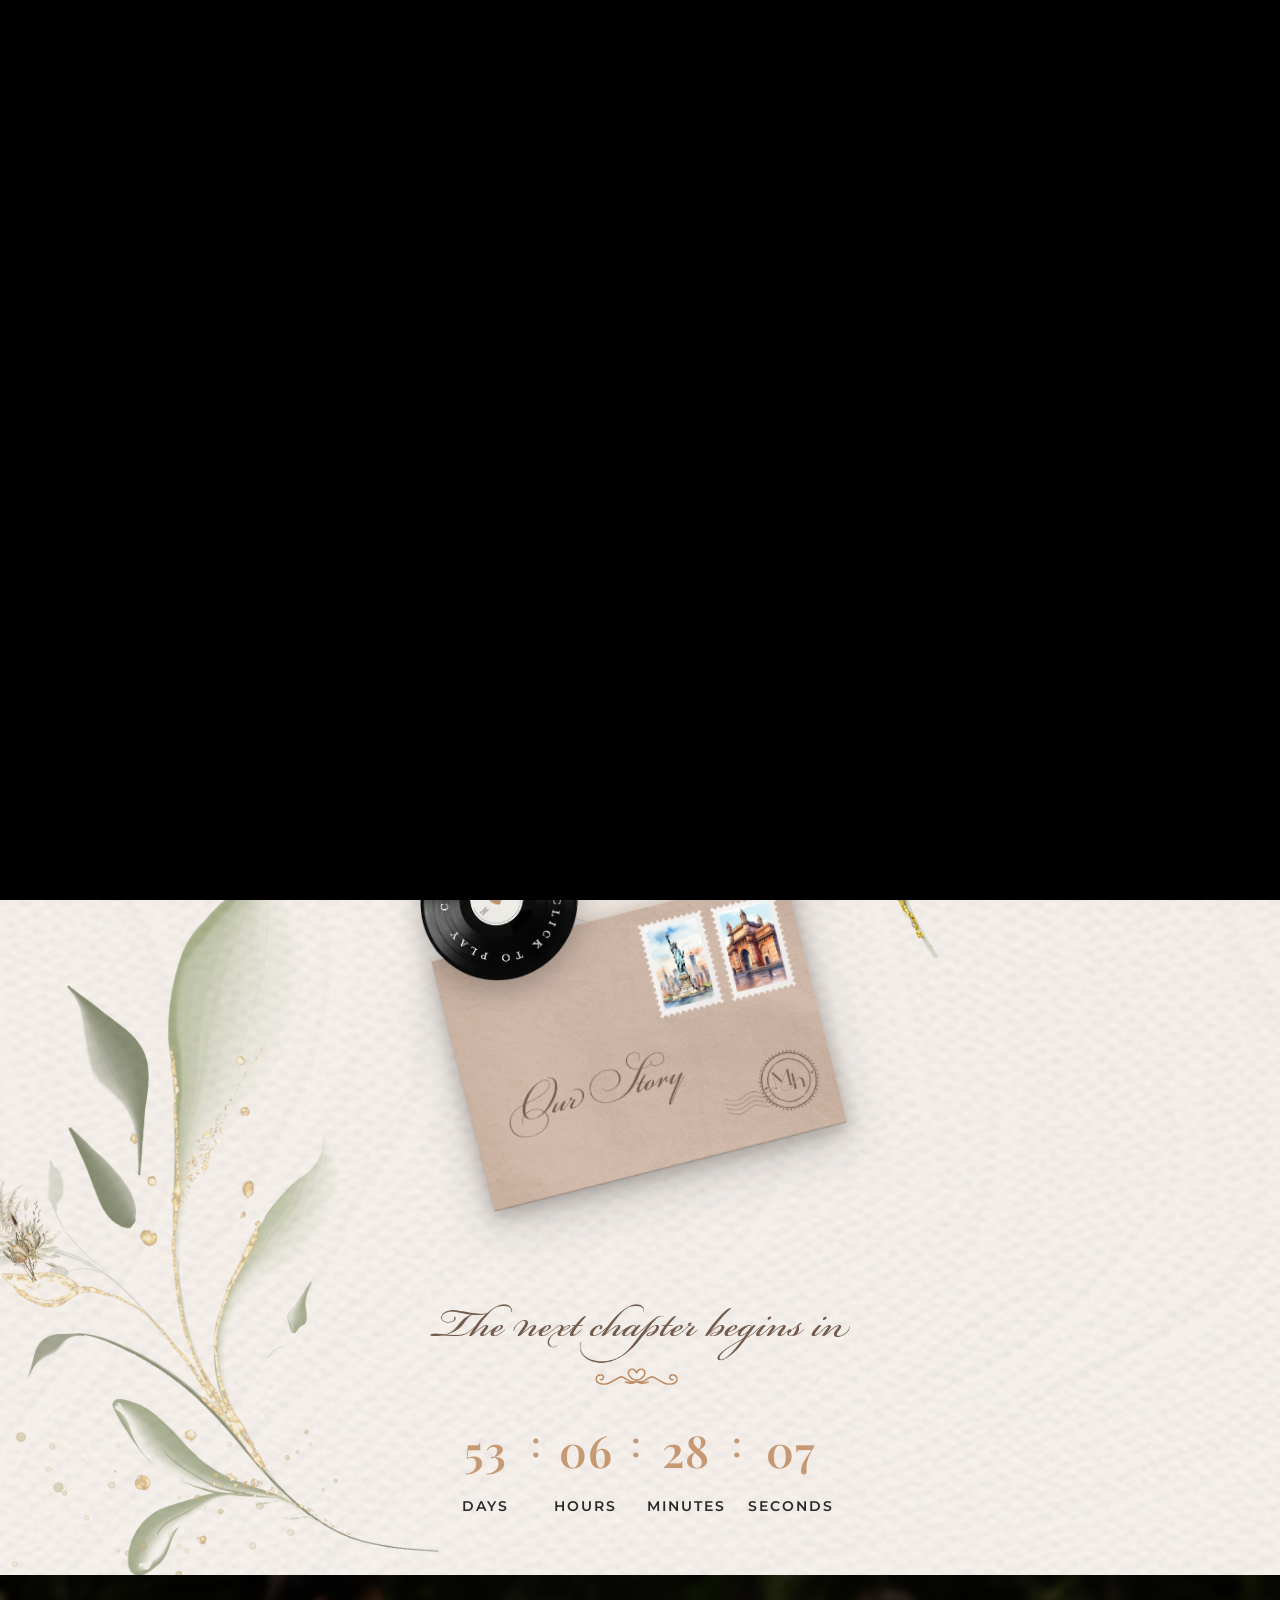
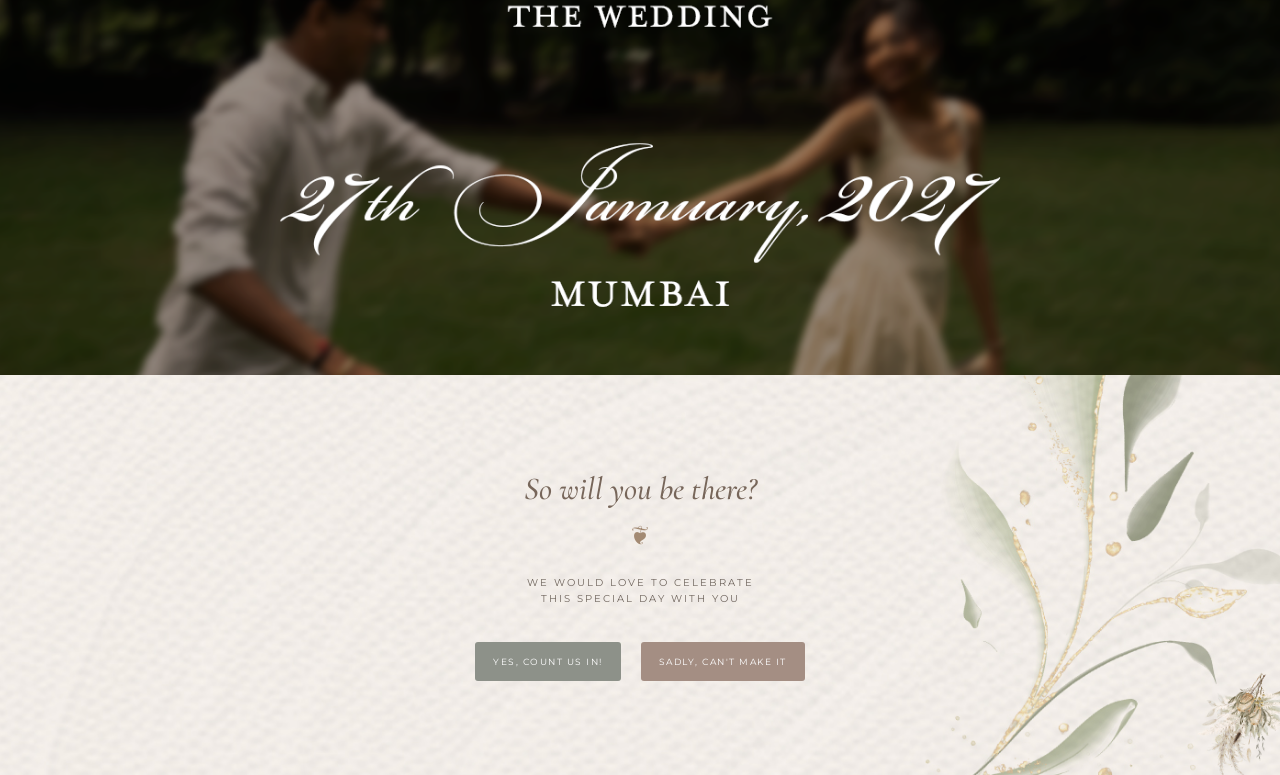
<file: INDEX.HTML>
<!DOCTYPE html>
<html lang="en">
<head>
    <meta charset="UTF-8">

    <meta
        name="viewport"
        content="width=device-width, initial-scale=1.0"
    >

    <title>Wedding Invitation</title>

    <link rel="preconnect" href="https://fonts.googleapis.com">

    <link
        rel="preconnect"
        href="https://fonts.gstatic.com"
        crossorigin
    >

    <link
        href="https://fonts.googleapis.com/css2?family=Alex+Brush&family=Cormorant+Garamond:ital,wght@0,400;0,500;0,600;1,400;1,500&family=Montserrat:wght@300;400;500;600&family=Playfair+Display:wght@500;600&display=swap"
        rel="stylesheet"
    >

    <style>

        /* =========================================
           RESET
        ========================================= */

        * {
            margin: 0;
            padding: 0;
            box-sizing: border-box;
        }

        html {
            scroll-behavior: smooth;
        }

        body {
            width: 100%;
            min-height: 100vh;
            overflow-x: hidden;

            font-family:
                "Cormorant Garamond",
                serif;

            background: #f3eeea;
        }

        .site {
            width: 100%;
            min-height: 100vh;
            overflow-x: hidden;
        }


        /* =========================================
           FIRST OPENING PAGE
        ========================================= */

        .opening-page {
            position: fixed;
            inset: 0;

            width: 100%;
            height: 100vh;

            z-index: 999999;

            background: #000;

            cursor: pointer;

            overflow: hidden;

            opacity: 1;

            visibility: visible;

            transition:
                opacity 0.8s ease,
                visibility 0.8s ease;
        }

        .opening-page.hide {
            opacity: 0;
            visibility: hidden;
            pointer-events: none;
        }

        .opening-page-video {
            width: 100%;
            height: 100%;

            display: block;

            object-fit: cover;
            object-position: center;

            transition:
                transform 0.6s ease;
        }

        .opening-page.opening .opening-page-video {
            transform: scale(1.04);
        }

        /* =========================================
           MAIN WEDDING PAGE
        ========================================= */

        .second-page {
            width: 100%;
            min-height: 100vh;

            position: relative;

            background-image:
                url("./bg.jpg.jpeg");

            background-size: cover;
            background-position: center top;
            background-repeat: repeat-y;

            overflow: hidden;
        }


        /* =========================================
           DECORATIVE FLOWERS
        ========================================= */

        .floral-deco {
            position: absolute;

            width: 110px;
            height: auto;

            opacity: 0.95;

            pointer-events: none;
        }

        .floral-deco.deco-tr {
            top: 6px;
            right: -18px;

            transform: rotate(8deg);

            z-index: 2;
        }

        .floral-deco.deco-bl {
            bottom: -10px;
            left: -22px;

            transform:
                scaleX(-1)
                rotate(6deg);

            z-index: 0;

            width: 95px;
        }

        .floral-deco.deco-br {
            bottom: -6px;
            right: -20px;

            transform:
                rotate(190deg);

            z-index: 0;

            width: 100px;
        }


        /* =========================================
           ENVELOPE
        ========================================= */

        .envelope-section {
            width: 100%;

            display: flex;
            justify-content: center;

            padding: 40px 15px 0;

            position: relative;

            z-index: 1;
        }

        .envelope-wrapper {
            width: min(100%, 440px);
        }

        .envelope-card {
            width: 100%;
            height: auto;

            display: block;

            filter:
                drop-shadow(
                    0 15px 25px
                    rgba(0, 0, 0, 0.18)
                );
        }


        /* =========================================
           NOTE
        ========================================= */

        :root {
            --note-overlap: -70px;
            --story-overlap: -150px;
        }

        .note-section {
            width: 100%;

            display: flex;
            justify-content: center;

            padding: 0 15px 10px;

            position: relative;

            z-index: 2;

            margin-top:
                var(--note-overlap);
        }

        .note-wrapper {
            width: min(100%, 400px);
        }

        .note-card {
            width: 100%;
            height: auto;

            display: block;

            filter:
                drop-shadow(
                    0 10px 25px
                    rgba(0, 0, 0, 0.10)
                );
        }


        /* =========================================
           POST CARD
        ========================================= */

        .story-card-section {
            width: 100%;

            display: flex;
            justify-content: center;

            padding: 0 15px 50px;

            position: relative;

            z-index: 3;

            margin-top:
                var(--story-overlap);

            overflow: visible;
        }

        .story-card-wrapper {
            position: relative;

            width: min(100%, 440px);

            margin-top: 30px;
        }

        .post-card {
            width: 100%;
            height: auto;

            display: block;

            position: relative;

            z-index: 1;

            transform:
                rotate(-5deg);

            cursor: pointer;

            filter:
                drop-shadow(
                    0 15px 25px
                    rgba(0, 0, 0, 0.18)
                );

            transition:
                transform 0.3s ease;
        }

        .post-card:hover {
            transform:
                rotate(-5deg)
                scale(1.02);
        }


        /* =========================================
           VINYL
        ========================================= */

        .vinyl {
            position: absolute;

            width: 36%;
            height: auto;

            left: 0%;
            top: -14%;

            z-index: 5;

            cursor: pointer;

            filter:
                drop-shadow(
                    0 10px 15px
                    rgba(0, 0, 0, 0.25)
                );

            animation:
                vinylFloat
                4s
                ease-in-out
                infinite;
        }

        .vinyl.is-playing {
            animation:
                vinylSpin
                2.4s
                linear
                infinite;
        }

        @keyframes vinylSpin {

            from {
                transform:
                    rotate(0deg);
            }

            to {
                transform:
                    rotate(360deg);
            }

        }

        @keyframes vinylFloat {

            0% {
                transform:
                    translateY(0)
                    rotate(-4deg);
            }

            50% {
                transform:
                    translateY(-8px)
                    rotate(2deg);
            }

            100% {
                transform:
                    translateY(0)
                    rotate(-4deg);
            }

        }


        /* =========================================
           COUNTDOWN
        ========================================= */

        .countdown-section {
            width: 100%;

            text-align: center;

            padding:
                30px
                20px
                60px;

            position: relative;

            z-index: 1;
        }

        .countdown-heading {
            width: min(100%, 420px);

            height: auto;

            display: inline-block;

            margin-bottom: 30px;
        }

        .countdown {
            display: flex;

            justify-content: center;

            align-items: flex-start;

            gap: 6px;
        }

        .time-box {
            min-width: 78px;

            text-align: center;
        }

        .time-number {
            font-family:
                "Playfair Display",
                serif;

            font-weight: 600;

            font-size: 44px;

            color: #c69973;

            letter-spacing: 1px;
        }

        .time-label {
            margin-top: 18px;

            font-family:
                "Montserrat",
                sans-serif;

            font-weight: 600;

            font-size: 14px;

            letter-spacing: 2px;

            color: #2c2a28;

            white-space: nowrap;
        }

        .separator {
            font-family:
                "Playfair Display",
                serif;

            font-size: 34px;

            font-weight: 600;

            color: #c69973;
        }


        /* =========================================
           WEDDING IMAGE
        ========================================= */

        .wedding-section {
            position: relative;

            width: 100%;

            height: 400px;

            overflow: hidden;
        }

        .wedding-image {
            position: absolute;

            inset: 0;

            width: 100%;
            height: 100%;

            object-fit: cover;

            object-position: center;
        }


        /* =========================================
           RSVP
        ========================================= */

        .rsvp-section {
            width: 100%;

            min-height: 400px;

            display: flex;

            justify-content: center;
            align-items: center;

            text-align: center;

            padding: 70px 20px;

            position: relative;

            overflow: visible;
        }

        .rsvp-content {
            width: 100%;

            max-width: 500px;
        }

        .rsvp-title {
            font-size: 32px;

            font-style: italic;

            font-weight: 500;

            color: #77665a;

            margin-bottom: 12px;
        }

        .rsvp-decoration {
            color: #a38a73;

            font-size: 25px;

            margin-bottom: 25px;
        }

        .rsvp-text {
            font-family:
                "Montserrat",
                sans-serif;

            font-size: 10px;

            line-height: 1.6;

            letter-spacing: 2px;

            color: #71675f;

            margin-bottom: 35px;
        }

        .rsvp-buttons {
            display: flex;

            justify-content: center;

            gap: 20px;

            flex-wrap: wrap;
        }

        .rsvp-button {
            min-width: 145px;

            padding:
                14px
                18px;

            border: none;

            border-radius: 3px;

            cursor: pointer;

            color: white;

            font-family:
                "Montserrat",
                sans-serif;

            font-size: 9px;

            letter-spacing: 1.5px;

            transition:
                transform
                0.3s
                ease;
        }

        .rsvp-button:hover {
            transform:
                translateY(-3px);
        }

        .yes-button {
            background: #8d9189;
        }

        .no-button {
            background: #a48e83;
        }


        /* =========================================
           OUR STORY OVERLAY
        ========================================= */

        .story-overlay {
            position: fixed;

            inset: 0;

            width: 100%;
            height: 100vh;

            z-index: 9999;

            background-image:
                url("./background2.jpg");

            background-size: cover;

            background-position:
                center center;

            background-repeat: no-repeat;

            opacity: 0;

            visibility: hidden;

            pointer-events: none;

            transition:
                opacity
                0.5s
                ease;

            overflow: hidden;
        }

        .story-overlay.active {
            opacity: 1;

            visibility: visible;

            pointer-events: auto;
        }


        /* =========================================
           CLOSE BUTTON
        ========================================= */

        .story-close {
            position: absolute;

            top: 20px;
            right: 20px;

            width: 42px;
            height: 42px;

            border: none;

            border-radius: 50%;

            background:
                rgba(255, 255, 255, 0.75);

            color: #5b5149;

            font-size: 24px;

            cursor: pointer;

            z-index: 100;

            display: flex;

            align-items: center;
            justify-content: center;
        }


        /* =========================================
           STORY SLIDER
        ========================================= */

        .story-slider-area {
            position: absolute;

            top: 32%;

            left: 50%;

            transform:
                translateX(-50%);

            width:
                min(90vw, 720px);

            height: 470px;

            display: flex;

            align-items: center;
            justify-content: center;

            overflow: visible;
        }

        .story-card {
            position: absolute;

            width: min(58vw, 340px);

            height: 460px;

            padding: 0;

            background: transparent;

            border: none;

            border-radius: 20px;

            overflow: hidden;

            box-shadow:
                0 12px 30px
                rgba(67, 51, 35, 0.25);

            transition:
                transform
                0.6s
                cubic-bezier(.22,.61,.36,1),

                opacity
                0.6s
                ease;

            opacity: 0;
        }

        .story-card.active {
            z-index: 10;

            transform:
                translateX(0)
                scale(1);

            opacity: 1;
        }

        .story-card.prev {
            z-index: 3;

            transform:
                translateX(-52%)
                rotate(-4deg)
                scale(0.9);

            opacity: 0.9;
        }

        .story-card.next {
            z-index: 3;

            transform:
                translateX(52%)
                rotate(4deg)
                scale(0.9);

            opacity: 0.9;
        }

        .story-card.hidden-left {
            z-index: 1;

            transform:
                translateX(-140%)
                scale(0.8);

            opacity: 0;
        }

        .story-card.hidden-right {
            z-index: 1;

            transform:
                translateX(140%)
                scale(0.8);

            opacity: 0;
        }

        .story-year {
            position: absolute;

            top: 14px;

            left: 50%;

            transform:
                translateX(-50%);

            font-family:
                "Montserrat",
                sans-serif;

            font-size: 13px;

            font-weight: 500;

            letter-spacing: 3px;

            color: #fff;

            padding: 5px 14px;

            background:
                rgba(0, 0, 0, 0.28);

            border-radius: 20px;

            z-index: 5;
        }

        .story-image {
            width: 100%;
            height: 100%;

            object-fit: cover;

            object-position: center;

            display: block;
        }

        .story-navigation {
            position: absolute;

            top: calc(32% + 480px);

            left: 50%;

            transform:
                translateX(-50%);

            display: flex;

            align-items: center;
            justify-content: center;

            gap: 45px;

            z-index: 50;
        }

        .story-nav-btn {
            border: none;

            background: transparent;

            color: #554a43;

            font-family:
                "Cormorant Garamond",
                serif;

            font-size: 62px;

            cursor: pointer;

            padding: 0 8px;
        }


        /* =========================================
           MOBILE
        ========================================= */

        @media (max-width: 650px) {

            :root {
                --note-overlap: -50px;
                --story-overlap: -110px;
            }

            .floral-deco {
                width: 70px;
            }

            .floral-deco.deco-bl {
                width: 62px;
            }

            .floral-deco.deco-br {
                width: 66px;
            }

            .second-page {
                background-size: 100% auto;

                background-position:
                    center top;

                background-repeat:
                    repeat-y;
            }

            .envelope-section {
                padding:
                    26px
                    10px
                    0;
            }

            .note-section {
                padding:
                    0
                    10px
                    10px;
            }

            .story-card-section {
                padding:
                    0
                    10px
                    40px;
            }

            .story-card-wrapper {
                margin-top: 30px;
            }

            .vinyl {
                width: 35%;

                top: -12%;
            }

            .countdown-heading {
                width:
                    min(92%, 340px);

                margin-bottom: 22px;
            }

            .countdown {
                gap: 2px;
            }

            .time-box {
                min-width: 58px;
            }

            .time-number {
                font-size: 30px;
            }

            .time-label {
                font-size: 8.5px;

                letter-spacing: 1.2px;
            }

            .separator {
                font-size: 28px;
            }

            .wedding-section {
                height: 310px;
            }

            .rsvp-section {
                min-height: 350px;

                padding:
                    60px
                    15px;
            }

            .story-slider-area {
                top: 30%;

                width: 100%;

                height: 420px;
            }

            .story-card {
                width: 55vw;

                max-width: 300px;

                height: 400px;

                border-radius: 18px;
            }

            .story-navigation {
                top: calc(30% + 435px);

                gap: 35px;
            }

            .story-nav-btn {
                font-size: 55px;
            }

        }


        @media (max-width: 420px) {

            .story-slider-area {
                top: 29%;
            }

            .story-card {
                width: 58vw;

                height: 370px;
            }

            .story-navigation {
                top: calc(29% + 400px);
            }

        }

    </style>
</head>


<body>


    <!-- =========================================
         FIRST OPENING PAGE (VIDEO)
    ========================================= -->

    <div
        class="opening-page"
        id="openingPage"
        role="button"
        tabindex="0"
        aria-label="Tap to play and open invitation"
    >

        <video
            class="opening-page-video"
            id="openingVideo"
            src="./video.mp4"
            playsinline
            preload="auto"
        ></video>

    </div>


    <div class="site">

        <main class="second-page">


            <!-- ENVELOPE -->

            <section class="envelope-section">

                <img
                    class="floral-deco deco-tr"
                    src="./flower.png"
                    alt=""
                >

                <div class="envelope-wrapper">

                    <img
                        class="envelope-card"
                        src="./envelope open.png"
                        alt="Envelope with photo"
                    >

                </div>

            </section>


            <!-- NOTE -->

            <section class="note-section">

                <div class="note-wrapper">

                    <img
                        class="note-card"
                        src="./note.png"
                        alt="A little note"
                    >

                </div>

            </section>


            <!-- POST CARD -->

            <section class="story-card-section">

                <img
                    class="floral-deco deco-bl"
                    src="./flower.png"
                    alt=""
                >

                <div class="story-card-wrapper">

                    <img
                        class="post-card"
                        src="./post card.png"
                        alt="Our Story"
                        onclick="openStory()"
                    >

                    <img
                        class="vinyl"
                        id="vinylPlayer"
                        src="./vinyl.png"
                        alt="Play Music"
                        onclick="toggleStoryAudio()"
                    >

                    <audio
                        id="storyAudio"
                        src="./play.mp3"
                        preload="none"
                    ></audio>

                </div>

            </section>


            <!-- COUNTDOWN -->

            <section class="countdown-section">

                <img
                    class="countdown-heading"
                    src="./Group 8.png"
                    alt="The next chapter begins in"
                >

                <div class="countdown">

                    <div class="time-box">

                        <div
                            class="time-number"
                            id="days"
                        >
                            00
                        </div>

                        <div class="time-label">
                            DAYS
                        </div>

                    </div>

                    <div class="separator">:</div>


                    <div class="time-box">

                        <div
                            class="time-number"
                            id="hours"
                        >
                            00
                        </div>

                        <div class="time-label">
                            HOURS
                        </div>

                    </div>

                    <div class="separator">:</div>


                    <div class="time-box">

                        <div
                            class="time-number"
                            id="minutes"
                        >
                            00
                        </div>

                        <div class="time-label">
                            MINUTES
                        </div>

                    </div>

                    <div class="separator">:</div>


                    <div class="time-box">

                        <div
                            class="time-number"
                            id="seconds"
                        >
                            00
                        </div>

                        <div class="time-label">
                            SECONDS
                        </div>

                    </div>

                </div>

            </section>


            <!-- WEDDING IMAGE -->

            <section class="wedding-section">

                <img
                    class="wedding-image"
                    src="./wedding.png"
                    alt="Wedding"
                >

            </section>


            <!-- RSVP -->

            <section class="rsvp-section">

                <img
                    class="floral-deco deco-br"
                    src="./flower.png"
                    alt=""
                >

                <div class="rsvp-content">

                    <h2 class="rsvp-title">
                        So will you be there?
                    </h2>

                    <div class="rsvp-decoration">
                        ❦
                    </div>

                    <p class="rsvp-text">

                        WE WOULD LOVE TO CELEBRATE

                        <br>

                        THIS SPECIAL DAY WITH YOU

                    </p>

                    <div class="rsvp-buttons">

                        <button
                            class="rsvp-button yes-button"
                            onclick="rsvpYes()"
                        >
                            YES, COUNT US IN!
                        </button>

                        <button
                            class="rsvp-button no-button"
                            onclick="rsvpNo()"
                        >
                            SADLY, CAN'T MAKE IT
                        </button>

                    </div>

                </div>

            </section>

        </main>


        <!-- OUR STORY OVERLAY -->

        <div
            class="story-overlay"
            id="storyOverlay"
        >

            <button
                class="story-close"
                onclick="closeStory()"
                aria-label="Close"
            >
                ×
            </button>


            <div
                class="story-slider-area"
                id="storySlider"
            >

                <div class="story-card">
                    <div class="story-year">2020</div>

                    <img
                        class="story-image"
                        src="./1 (1).png"
                        alt="Our Story 2020"
                    >
                </div>


                <div class="story-card">
                    <div class="story-year">2021</div>

                    <img
                        class="story-image"
                        src="./2.png"
                        alt="Our Story 2021"
                    >
                </div>


                <div class="story-card">
                    <div class="story-year">2022</div>

                    <img
                        class="story-image"
                        src="./3 (1).png"
                        alt="Our Story 2022"
                    >
                </div>


                <div class="story-card">
                    <div class="story-year">2023</div>

                    <img
                        class="story-image"
                        src="./4.png"
                        alt="Our Story 2023"
                    >
                </div>


                <div class="story-card">
                    <div class="story-year">2024</div>

                    <img
                        class="story-image"
                        src="./5.png"
                        alt="Our Story 2024"
                    >
                </div>


                <div class="story-card">
                    <div class="story-year">2025</div>

                    <img
                        class="story-image"
                        src="./6.png"
                        alt="Our Story 2025"
                    >
                </div>


                <div class="story-card">
                    <div class="story-year">2026</div>

                    <img
                        class="story-image"
                        src="./7 (1).png"
                        alt="Our Story 2026"
                    >
                </div>

            </div>


            <div class="story-navigation">

                <button
                    class="story-nav-btn"
                    onclick="changeStory(-1)"
                    aria-label="Previous Story"
                >
                    &lt;
                </button>

                <button
                    class="story-nav-btn"
                    onclick="changeStory(1)"
                    aria-label="Next Story"
                >
                    &gt;
                </button>

            </div>

        </div>

    </div>


    <script>

        /* =========================================
           COUNTDOWN
        ========================================= */

        const weddingDate =
            new Date(
                "January 27, 2027 00:00:00"
            ).getTime();


        function updateCountdown() {

            const now =
                new Date().getTime();

            const distance =
                weddingDate - now;


            if (distance <= 0) {

                document.getElementById("days").innerText = "00";
                document.getElementById("hours").innerText = "00";
                document.getElementById("minutes").innerText = "00";
                document.getElementById("seconds").innerText = "00";

                return;
            }


            const days =
                Math.floor(
                    distance /
                    (
                        1000 *
                        60 *
                        60 *
                        24
                    )
                );


            const hours =
                Math.floor(
                    (
                        distance %
                        (
                            1000 *
                            60 *
                            60 *
                            24
                        )
                    )
                    /
                    (
                        1000 *
                        60 *
                        60
                    )
                );


            const minutes =
                Math.floor(
                    (
                        distance %
                        (
                            1000 *
                            60 *
                            60
                        )
                    )
                    /
                    (
                        1000 *
                        60
                    )
                );


            const seconds =
                Math.floor(
                    (
                        distance %
                        (
                            1000 *
                            60
                        )
                    )
                    /
                    1000
                );


            document
                .getElementById("days")
                .innerText =
                String(days)
                .padStart(2, "0");


            document
                .getElementById("hours")
                .innerText =
                String(hours)
                .padStart(2, "0");


            document
                .getElementById("minutes")
                .innerText =
                String(minutes)
                .padStart(2, "0");


            document
                .getElementById("seconds")
                .innerText =
                String(seconds)
                .padStart(2, "0");

        }


        updateCountdown();

        setInterval(
            updateCountdown,
            1000
        );


        /* =========================================
           RSVP
        ========================================= */

        function rsvpYes() {

            alert(
                "Thank you! We can't wait to celebrate with you ❤️"
            );

        }


        function rsvpNo() {

            alert(
                "We will miss you, but thank you for letting us know ❤️"
            );

        }


        /* =========================================
           VINYL MUSIC
        ========================================= */

        const storyAudio =
            document.getElementById(
                "storyAudio"
            );

        const vinylPlayer =
            document.getElementById(
                "vinylPlayer"
            );


        function toggleStoryAudio() {

            if (storyAudio.paused) {

                storyAudio.play();

                vinylPlayer.classList.add(
                    "is-playing"
                );

            } else {

                storyAudio.pause();

                vinylPlayer.classList.remove(
                    "is-playing"
                );

            }

        }


        storyAudio.addEventListener(
            "ended",
            function () {

                vinylPlayer.classList.remove(
                    "is-playing"
                );

            }
        );


        /* =========================================
           OUR STORY SLIDER
        ========================================= */

        const storyOverlay =
            document.getElementById(
                "storyOverlay"
            );

        const storyCards =
            document.querySelectorAll(
                ".story-card"
            );

        let currentStory = 0;


        function openStory() {

            storyOverlay.classList.add(
                "active"
            );

            document.body.style.overflow =
                "hidden";

            updateStorySlider();

        }


        function closeStory() {

            storyOverlay.classList.remove(
                "active"
            );

            document.body.style.overflow =
                "";

        }


        function changeStory(direction) {

            currentStory =
                (
                    currentStory +
                    direction +
                    storyCards.length
                )
                %
                storyCards.length;

            updateStorySlider();

        }


        function updateStorySlider() {

            const total =
                storyCards.length;


            const previous =
                (
                    currentStory -
                    1 +
                    total
                )
                %
                total;


            const next =
                (
                    currentStory +
                    1
                )
                %
                total;


            storyCards.forEach(
                function(card, index) {

                    card.classList.remove(
                        "active",
                        "prev",
                        "next",
                        "hidden-left",
                        "hidden-right"
                    );


                    if (index === currentStory) {

                        card.classList.add(
                            "active"
                        );

                    }

                    else if (index === previous) {

                        card.classList.add(
                            "prev"
                        );

                    }

                    else if (index === next) {

                        card.classList.add(
                            "next"
                        );

                    }

                    else {

                        const distance =
                            (
                                index -
                                currentStory +
                                total
                            )
                            %
                            total;


                        if (
                            distance >
                            total / 2
                        ) {

                            card.classList.add(
                                "hidden-left"
                            );

                        } else {

                            card.classList.add(
                                "hidden-right"
                            );

                        }

                    }

                }
            );

        }


        /* =========================================
           KEYBOARD NAVIGATION (story slider)
        ========================================= */

        document.addEventListener(
            "keydown",
            function(event) {

                if (
                    !storyOverlay
                    .classList
                    .contains("active")
                ) {
                    return;
                }


                if (
                    event.key ===
                    "ArrowLeft"
                ) {

                    changeStory(-1);

                }


                if (
                    event.key ===
                    "ArrowRight"
                ) {

                    changeStory(1);

                }


                if (
                    event.key ===
                    "Escape"
                ) {

                    closeStory();

                }

            }
        );


        /* =========================================
           FIRST PAGE: VIDEO -> OPEN MAIN SITE
        ========================================= */

        const openingPage =
            document.getElementById(
                "openingPage"
            );

        const openingVideo =
            document.getElementById(
                "openingVideo"
            );

        let invitationOpened = false;
        let videoStarted = false;


        function openMainWebsite() {

            if (invitationOpened) {
                return;
            }

            invitationOpened = true;

            openingPage.classList.add(
                "opening"
            );


            setTimeout(
                function() {

                    openingPage.classList.add(
                        "hide"
                    );

                },
                350
            );

        }


        function playOpeningVideo() {

            if (videoStarted || invitationOpened) {
                return;
            }

            videoStarted = true;

            openingPage.classList.add("playing");

            const playPromise = openingVideo.play();

            /* If autoplay-with-sound is blocked, fall back
               to opening the site right away instead of
               leaving the invitation stuck. */
            if (playPromise !== undefined) {

                playPromise.catch(function () {

                    openMainWebsite();

                });

            }

        }


        /* When the video finishes playing, reveal the site */

        openingVideo.addEventListener(
            "ended",
            openMainWebsite
        );


        /* CLICK / TAP: first tap plays the video */

        openingPage.addEventListener(
            "click",
            playOpeningVideo
        );


        /* KEYBOARD */

        openingPage.addEventListener(
            "keydown",
            function(event) {

                if (
                    event.key === "Enter" ||
                    event.key === " "
                ) {

                    event.preventDefault();

                    playOpeningVideo();

                }

            }
        );


        /* INITIALIZE SLIDER */

        updateStorySlider();

    </script>

</body>
</html>
</file>
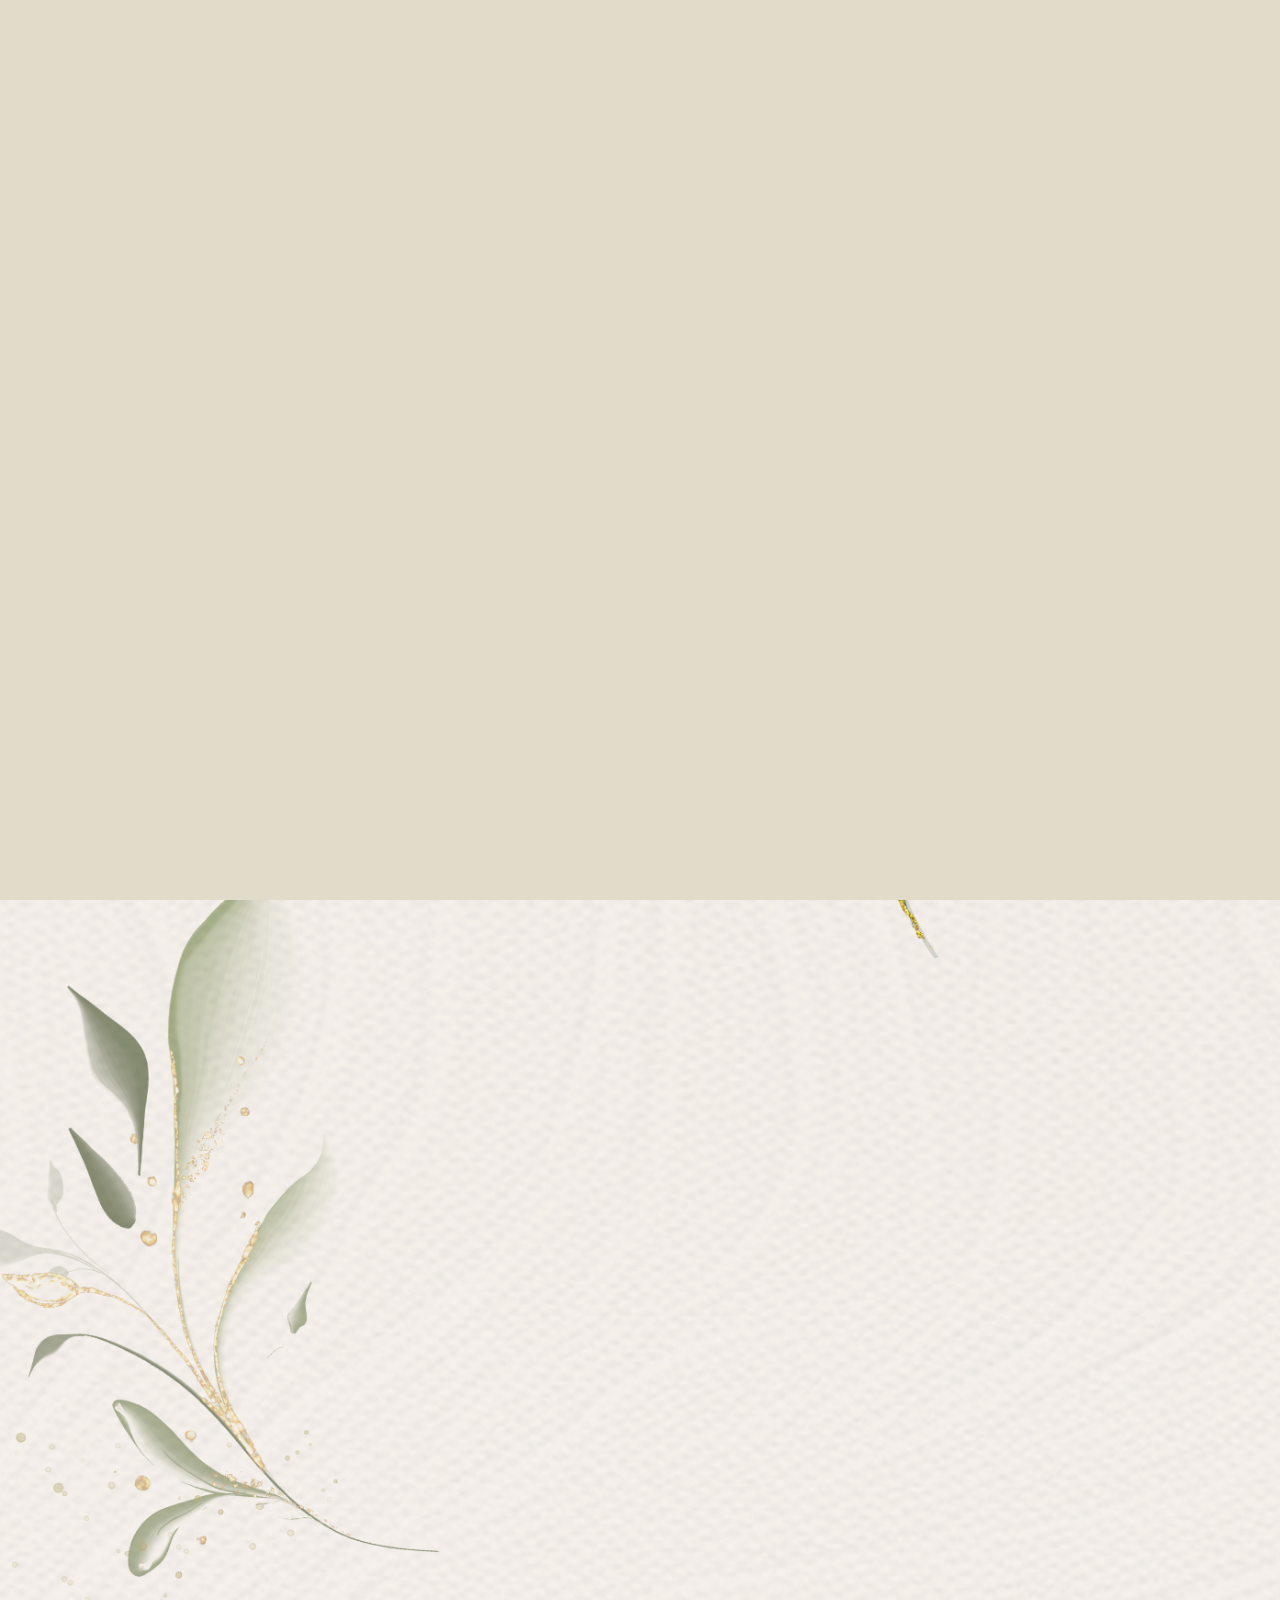
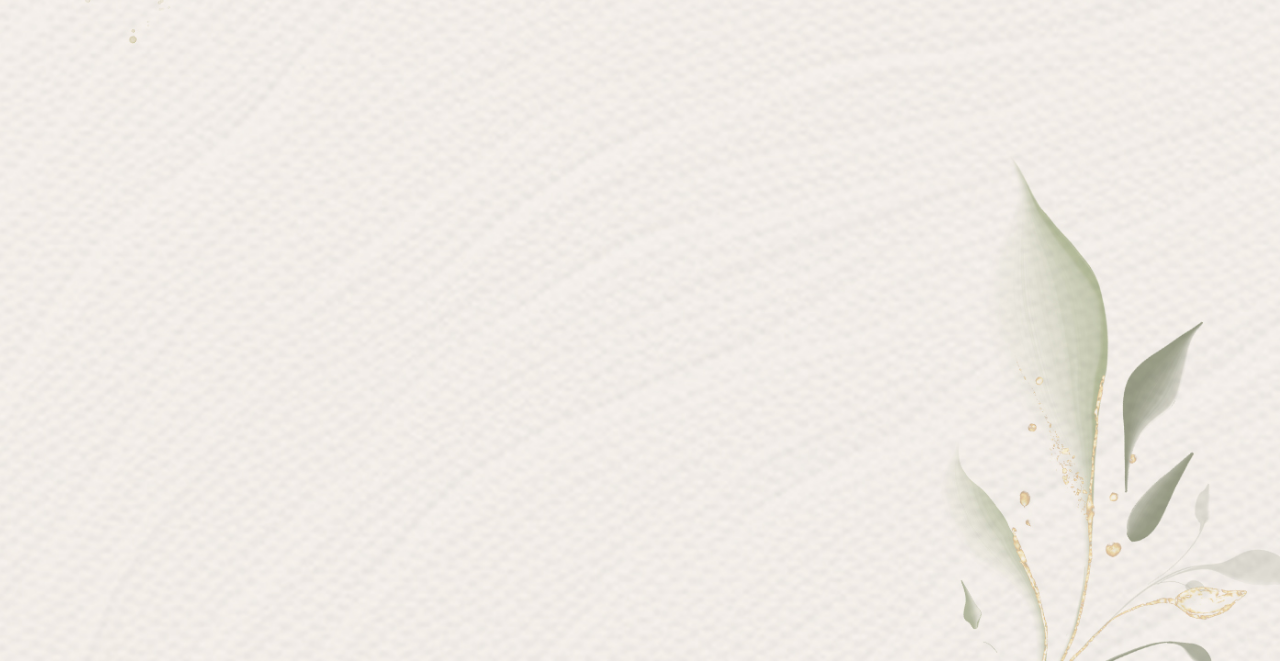
<file: index.html>
<!DOCTYPE html>
<html lang="en">
<head>
    <meta charset="UTF-8">

    <meta
        name="viewport"
        content="width=device-width, initial-scale=1.0"
    >

    <title>save the date </title>

    <link rel="preconnect" href="https://fonts.googleapis.com">

    <link
        rel="preconnect"
        href="https://fonts.gstatic.com"
        crossorigin
    >

    <link
        href="https://fonts.googleapis.com/css2?family=Alex+Brush&family=Cormorant+Garamond:ital,wght@0,400;0,500;0,600;1,400;1,500&family=Montserrat:wght@300;400;500;600&family=Playfair+Display:wght@500;600&display=swap"
        rel="stylesheet"
    >

    <style>

        /* =========================================
           RESET
        ========================================= */

        * {
            margin: 0;
            padding: 0;
            box-sizing: border-box;
        }

        html {
            scroll-behavior: smooth;
        }

        body {
            width: 100%;
            min-height: 100vh;
            overflow-x: hidden;

            font-family:
                "Cormorant Garamond",
                serif;

            background: #f3eeea;
        }

        .site {
            width: 100%;
            min-height: 100vh;
            overflow-x: hidden;

            opacity: 1;
        }

        .site .second-page > * {
            opacity: 0;

            transform: translateY(60px);

            transition:
                opacity 0.8s cubic-bezier(0.16, 1, 0.3, 1),
                transform 0.8s cubic-bezier(0.16, 1, 0.3, 1);
        }

        .site.revealed .second-page > *{
            opacity: 1;

            transform: translateY(0);
        }

        .site .second-page > *:nth-child(1) { transition-delay: 0.05s; }
        .site .second-page > *:nth-child(2) { transition-delay: 0.15s; }
        .site .second-page > *:nth-child(3) { transition-delay: 0.25s; }
        .site .second-page > *:nth-child(4) { transition-delay: 0.35s; }
        .site .second-page > *:nth-child(5) { transition-delay: 0.45s; }
        .site .second-page > *:nth-child(6) { transition-delay: 0.55s; }
        .site .second-page > *:nth-child(7) { transition-delay: 0.65s; }


        /* =========================================
           FIRST OPENING PAGE
        ========================================= */

        .opening-page {
            position: fixed;
            inset: 0;

            width: 100%;
            height: 100vh;
            height: 100dvh;

            z-index: 999999;

            background: #E1DBCA;

            cursor: pointer;

            overflow: hidden;

            opacity: 1;

            visibility: visible;

            transform: scale(1);

            transition:
                opacity 1.4s cubic-bezier(0.4, 0, 0.2, 1),
                visibility 1.4s cubic-bezier(0.4, 0, 0.2, 1),
                transform 1.4s cubic-bezier(0.4, 0, 0.2, 1);
        }

        .opening-page.hide {
            opacity: 0;
            visibility: hidden;
            pointer-events: none;
        }

        .opening-page-video {
            width: 100%;
            height: 100%;

            display: block;

            object-fit: contain;
            object-position: center;
        }

        /* =========================================
           MAIN WEDDING PAGE
        ========================================= */

        .second-page {
            width: 100%;
            min-height: 100vh;

            position: relative;

            background-image:
                url("./bg.jpg.jpeg"),
                url("./bg2.png");

            background-size: cover, cover;
            background-position: center top, center top;
            background-repeat: no-repeat, no-repeat;

            overflow: hidden;
        }


        /* =========================================
           DECORATIVE FLOWERS
        ========================================= */

        .floral-deco {
            position: absolute;

            width: 110px;
            height: auto;

            opacity: 0.95;

            pointer-events: none;
        }

        .floral-deco.deco-tr {
            top: 6px;
            right: 2px;

            transform: rotate(8deg);

            z-index: 2;
        }

        .floral-deco.deco-bl {
            bottom: 4px;
            left: 2px;

            transform:
                scaleX(-1)
                rotate(6deg);

            z-index: 0;

            width: 95px;
        }

        .floral-deco.deco-br {
            bottom: 4px;
            right: 2px;

            transform:
                rotate(190deg);

            z-index: 0;

            width: 100px;
        }


        /* =========================================
           ENVELOPE
        ========================================= */

        .envelope-section {
            width: 100%;

            display: flex;
            justify-content: center;

            padding: 40px 15px 0;

            position: relative;

            z-index: 1;
        }

        .envelope-wrapper {
            width: min(90%, 320px);
        }

        .envelope-card {
            width: 100%;
            height: auto;

            display: block;

            filter:
                drop-shadow(
                    0 15px 25px
                    rgba(0, 0, 0, 0.18)
                );
        }


        /* =========================================
           NOTE
        ========================================= */

        :root {
            --note-overlap: -70px;
            --story-overlap: -150px;
        }

        .note-section {
            width: 100%;

            display: flex;
            justify-content: center;

            padding: 0 15px 10px;

            position: relative;

            z-index: 2;

            margin-top:
                var(--note-overlap);
        }

        .note-wrapper {
            width: min(70%, 400px);
        }

        .note-card {
            width: 100%;
            height: auto;

            display: block;

            filter:
                drop-shadow(
                    0 10px 25px
                    rgba(0, 0, 0, 0.10)
                );
        }


        /* =========================================
           POST CARD
        ========================================= */

        .story-card-section {
            width: 100%;

            display: flex;
            justify-content: center;

            padding: 0 15px 50px;

            position: relative;

            z-index: 3;

            margin-top:
                var(--story-overlap);

            overflow: visible;
        }

        .story-card-wrapper {
            position: relative;

            width: min(88%, 440px);

            margin-top: 30px;

            margin-left: auto;
            margin-right: auto;
        }

        /*
           The card image and the TAP TO OPEN badge live inside ONE
           container. The container is what gets rotated, so the badge
           always moves together with the card at every screen size.
        */

        .postcard-stack {
            position: relative;

            width: 100%;

            z-index: 1;

            transform:
                rotate(-4deg);

            cursor: pointer;

            filter:
                drop-shadow(
                    0 15px 25px
                    rgba(0, 0, 0, 0.18)
                );

            transition:
                transform 0.3s ease;
        }

        .postcard-stack:hover {
            transform:
                rotate(-4deg)
                scale(1.02);
        }

        .post-card {
            width: 100%;
            height: auto;

            display: block;
        }


        /* =========================================
           TAP TO OPEN BADGE
           (percentages are measured on the card itself,
            so no media-query overrides are needed)
        ========================================= */

        .tap-badge {
            position: absolute;

            left: 26%;
            top: 68%;

            width: 31%;
            height: auto;

            z-index: 2;

            filter:
                drop-shadow(
                    0 6px 10px
                    rgba(0, 0, 0, 0.28)
                );

            animation:
                tapPulse
                1.8s
                ease-in-out
                infinite;
        }

        @keyframes tapPulse {

            0%, 100% {
                transform: scale(1);
            }

            50% {
                transform: scale(1.07);
            }

        }


        /* =========================================
           VINYL
        ========================================= */

        .vinyl {
            position: absolute;

            width: 36%;
            height: auto;

            left: 0%;
            top: -14%;

            z-index: 5;

            cursor: pointer;

            filter:
                drop-shadow(
                    0 10px 15px
                    rgba(0, 0, 0, 0.25)
                );

            animation:
                vinylFloat
                4s
                ease-in-out
                infinite;
        }

        .vinyl.is-playing {
            animation:
                vinylSpin
                2.4s
                linear
                infinite;
        }

        @keyframes vinylSpin {

            from {
                transform:
                    rotate(0deg);
            }

            to {
                transform:
                    rotate(360deg);
            }

        }

        @keyframes vinylFloat {

            0% {
                transform:
                    translateY(0)
                    rotate(-4deg);
            }

            50% {
                transform:
                    translateY(-8px)
                    rotate(2deg);
            }

            100% {
                transform:
                    translateY(0)
                    rotate(-4deg);
            }

        }


        /* =========================================
           COUNTDOWN
        ========================================= */

        .countdown-section {
            width: 100%;

            text-align: center;

            padding:
                30px
                20px
                60px;

            position: relative;

            z-index: 1;
        }

        .countdown-heading {
            width: min(100%, 420px);

            height: auto;

            display: inline-block;

            margin-bottom: 30px;
        }

        .countdown {
            display: flex;

            justify-content: center;

            align-items: flex-start;

            gap: 10px;
        }

        .time-box {
            min-width: 95px;

            text-align: center;
        }

        .time-number {
            font-family:
                "Times New Roman",
                Times,
                serif;

            font-weight: 600;

            font-size: 62px;

            color: #c69973;

            letter-spacing: 1px;

            font-variant-numeric: lining-nums;

            font-feature-settings: "lnum" 1, "tnum" 1;
        }

        .time-label {
            margin-top: 18px;

            font-family:
                "Times New Roman",
                Times,
                serif;

            font-weight: 600;

            font-size: 16px;

            letter-spacing: 2px;

            color: #2c2a28;

            white-space: nowrap;
        }

        .separator {
            font-family:
                "Times New Roman",
                Times,
                serif;

            font-size: 48px;

            font-weight: 600;

            color: #c69973;
        }


        /* =========================================
           LEAF DECORATION (bottom-left corner)
        ========================================= */

        .leaf-deco {
            position: absolute;

            bottom: -10px;
            left: -10px;

            width: 150px;
            height: auto;

            z-index: 4;

            pointer-events: none;

            opacity: 0.95;
        }


        /* =========================================
           WEDDING IMAGE
        ========================================= */

        .wedding-section {
            position: relative;

            width: 100%;

            height: 400px;

            overflow: hidden;
        }

        .wedding-image {
            position: absolute;

            inset: 0;

            width: 100%;
            height: 100%;

            object-fit: cover;

            object-position: center;
        }


        /* =========================================
           RSVP
        ========================================= */

        .rsvp-section {
            width: 100%;

            min-height: 400px;

            display: flex;

            justify-content: center;
            align-items: center;

            text-align: center;

            padding: 70px 20px;

            position: relative;

            overflow: visible;
        }

        .rsvp-content {
            width: 100%;

            max-width: 500px;
        }

        .rsvp-heading {
            width: min(90%, 420px);

            height: auto;

            display: block;

            margin: 0 auto 30px;
        }

        .rsvp-buttons {
            display: flex;

            justify-content: center;

            gap: 20px;

            flex-wrap: nowrap;
        }

        .rsvp-button {
            min-width: 145px;

            padding:
                14px
                18px;

            border: none;

            border-radius: 3px;

            cursor: pointer;

            color: white;

            font-family:
                "Montserrat",
                sans-serif;

            font-size: 9px;

            letter-spacing: 1.5px;

            transition:
                transform
                0.3s
                ease;
        }

        .rsvp-button:hover {
            transform:
                translateY(-3px);
        }

        .yes-button {
            background: #8d9189;
        }

        .no-button {
            background: #a48e83;
        }


        /* =========================================
           OUR STORY OVERLAY
        ========================================= */

        .story-overlay {
            position: fixed;

            inset: 0;

            width: 100%;
            height: 100vh;
            height: 100dvh;

            z-index: 9999;

            background-image:
                url("./background2.jpg");

            background-size: cover;

            background-position:
                center center;

            background-repeat: no-repeat;

            opacity: 0;

            visibility: hidden;

            pointer-events: none;

            transition:
                opacity
                0.5s
                ease;

            overflow: hidden;

            display: flex;
            flex-direction: column;
            align-items: center;
            justify-content: center;

            gap: 18px;

            padding: 60px 12px 24px;
        }

        .story-overlay.active {
            opacity: 1;

            visibility: visible;

            pointer-events: auto;
        }


        /* =========================================
           CLOSE BUTTON
        ========================================= */

        .story-close {
            position: absolute;

            top: 20px;
            right: 20px;

            width: 42px;
            height: 42px;

            border: none;

            border-radius: 50%;

            background:
                rgba(255, 255, 255, 0.75);

            color: #5b5149;

            font-size: 24px;

            cursor: pointer;

            z-index: 100;

            display: flex;

            align-items: center;
            justify-content: center;
        }


        /* =========================================
           STORY SLIDER
        ========================================= */

        .story-slider-area {
            position: relative;

            width: min(90vw, 720px);

            height: min(56vh, 470px);

            display: flex;

            align-items: center;
            justify-content: center;

            overflow: visible;

            flex: 0 1 auto;

            touch-action: pan-y;

            margin-top: 40px;
        }

        .story-card {
            position: absolute;

            width: min(56vw, 340px);

            height: 100%;

            padding: 0;

            background: transparent;

            border: none;

            border-radius: 20px;

            overflow: hidden;

            box-shadow:
                0 12px 30px
                rgba(67, 51, 35, 0.25);

            transition:
                transform
                0.6s
                cubic-bezier(.22,.61,.36,1),

                opacity
                0.6s
                ease;

            opacity: 0;
        }

        .story-card.active {
            z-index: 10;

            transform:
                translateX(0)
                scale(1);

            opacity: 1;
        }

        .story-card.prev {
            z-index: 3;

            transform:
                translateX(-52%)
                rotate(-4deg)
                scale(0.9);

            opacity: 0.9;
        }

        .story-card.next {
            z-index: 3;

            transform:
                translateX(52%)
                rotate(4deg)
                scale(0.9);

            opacity: 0.9;
        }

        .story-card.hidden-left {
            z-index: 1;

            transform:
                translateX(-140%)
                scale(0.8);

            opacity: 0;
        }

        .story-card.hidden-right {
            z-index: 1;

            transform:
                translateX(140%)
                scale(0.8);

            opacity: 0;
        }

        .story-year {
            position: absolute;

            top: 14px;

            left: 50%;

            transform:
                translateX(-50%);

            font-family:
                "Montserrat",
                sans-serif;

            font-size: 13px;

            font-weight: 500;

            letter-spacing: 3px;

            color: #fff;

            padding: 5px 14px;

            background:
                rgba(0, 0, 0, 0.28);

            border-radius: 20px;

            z-index: 5;
        }

        .story-image {
            width: 100%;
            height: 100%;

            object-fit: cover;

            object-position: center;

            display: block;
        }

        .story-navigation {
            position: relative;

            display: flex;

            align-items: center;
            justify-content: center;

            gap: 45px;

            z-index: 50;

            flex: 0 0 auto;
        }

        .story-nav-btn {
            border: none;

            background: transparent;

            color: #554a43;

            font-family:
                "Cormorant Garamond",
                serif;

            font-size: 62px;

            cursor: pointer;

            padding: 0 8px;
        }


        /* =========================================
           MOBILE
        ========================================= */

        @media (max-width: 650px) {

            :root {
                --note-overlap: -50px;
                --story-overlap: -110px;
            }

            .floral-deco {
                width: 70px;
            }

            .floral-deco.deco-bl {
                width: 62px;
            }

            .floral-deco.deco-br {
                width: 66px;
            }

            .leaf-deco {
                width: 100px;

                bottom: -6px;
                left: -6px;
            }

            .second-page {
                background-size: cover, cover;

                background-position:
                    center top,
                    center top;

                background-repeat:
                    no-repeat,
                    no-repeat;
            }

            .envelope-section {
                padding:
                    26px
                    10px
                    0;
            }

            .note-section {
                padding:
                    0
                    10px
                    10px;
            }

            .story-card-section {
                padding:
                    0
                    10px
                    40px;
            }

            .story-card-wrapper {
                margin-top: 30px;
            }

            .vinyl {
                width: 35%;

                top: -12%;
            }

            .countdown-heading {
                width:
                    min(92%, 340px);

                margin-bottom: 22px;
            }

            .countdown {
                gap: 6px;
            }

            .time-box {
                min-width: 72px;
            }

            .time-number {
                font-size: 42px;
            }

            .time-label {
                font-size: 11px;

                letter-spacing: 1.2px;
            }

            .separator {
                font-size: 38px;
            }

            .wedding-section {
                height: 310px;
            }

            .rsvp-section {
                min-height: 350px;

                padding:
                    60px
                    15px;
            }

            .rsvp-buttons {
                gap: 10px;
            }

            .rsvp-button {
                min-width: 0;

                flex: 1 1 0;

                padding: 12px 8px;

                font-size: 8px;

                letter-spacing: 1px;
            }

            .story-overlay {
                padding-top: 100px;

                overflow-y: auto;
            }

            .story-slider-area {
                width: 100%;

                height: min(46vh, 380px);

                margin-top: 20px;
            }

            .story-card {
                width: min(60vw, 300px);

                border-radius: 18px;
            }

            .story-navigation {
                gap: 35px;
            }

            .story-nav-btn {
                font-size: 55px;
            }

        }


        @media (max-width: 420px) {

            .story-card {
                width: min(64vw, 280px);
            }

        }


        /* =========================================
           SMALL PHONES (down to 320px)
        ========================================= */

        @media (max-width: 380px) {

            .story-card-wrapper {
                width: min(85%, 400px);
            }

            .postcard-stack {
                transform: rotate(-3deg);
            }

            .postcard-stack:hover {
                transform:
                    rotate(-3deg)
                    scale(1.02);
            }

            .envelope-section {
                padding: 20px 8px 0;
            }

            .note-section {
                padding: 0 8px 8px;
            }

            .story-card-section {
                padding: 0 8px 30px;
            }

            .vinyl {
                width: 33%;
            }

            .leaf-deco {
                width: 80px;

                bottom: -4px;
                left: -4px;
            }

            .countdown-heading {
                width: min(60%, 300px);

                margin-bottom: 18px;
            }

            .countdown-section {
                padding: 24px 10px 45px;
            }

            .countdown {
                gap: 4px;
            }

            .time-box {
                min-width: 60px;
            }

            .time-number {
                font-size: 34px;
            }

            .time-label {
                font-size: 9.5px;

                letter-spacing: 1px;
            }

            .separator {
                font-size: 30px;
            }

            .wedding-section {
                height: 240px;
            }

            .rsvp-section {
                min-height: 300px;

                padding: 45px 12px;
            }

            .rsvp-heading {
                width: min(90%, 340px);

                margin-bottom: 20px;
            }

            .rsvp-buttons {
                gap: 8px;
            }

            .rsvp-button {
                min-width: 0;

                flex: 1 1 0;

                padding: 10px 6px;

                font-size: 7px;

                letter-spacing: 0.6px;
            }

            .story-overlay {
                padding: 75px 8px 16px;

                gap: 12px;
            }

            .story-slider-area {
                height: min(42vh, 320px);

                margin-top: 55px;
            }

            .story-card {
                width: min(66vw, 250px);

                border-radius: 14px;
            }

            .story-navigation {
                gap: 26px;
            }

            .story-nav-btn {
                font-size: 46px;
            }

            .story-close {
                width: 36px;
                height: 36px;

                top: 12px;
                right: 12px;

                font-size: 20px;
            }

        }

    </style>
</head>


<body>


    <!-- =========================================
         FIRST OPENING PAGE (VIDEO)
    ========================================= -->

    <div
        class="opening-page"
        id="openingPage"
        role="button"
        tabindex="0"
        aria-label="Tap to play and open invitation"
    >

        <video
            class="opening-page-video"
            id="openingVideo"
            src="./video.mp4"
            playsinline
            webkit-playsinline="true"
            muted
            preload="auto"
        ></video>

    </div>


    <div class="site" id="siteContent">

        <main class="second-page">


            <!-- ENVELOPE -->

            <section class="envelope-section">

                <div class="envelope-wrapper">

                    <img
                        class="envelope-card"
                        src="./envelope open.png"
                        alt="Envelope with photo"
                    >

                </div>

            </section>


            <!-- NOTE -->

            <section class="note-section">

                <div class="note-wrapper">

                    <img
                        class="note-card"
                        src="./note.png"
                        alt="A little note"
                    >

                </div>

            </section>


            <!-- POST CARD -->

            <section class="story-card-section">

                <div class="story-card-wrapper">

                    <!--
                        Card + badge share ONE rotating container,
                        so the badge never drifts at any screen size.
                        IMPORTANT: post card.png must be the CLEAN card
                        (no TAP TO OPEN baked into the image).
                        Set width/height below to your real image pixel
                        sizes (only the ratio matters).
                    -->

                    <div
                        class="postcard-stack"
                        onclick="openStory()"
                    >

                        <img
                            class="post-card"
                            src="./post card.png"
                            alt="Our Story"
                            width="1200"
                            height="945"
                        >

                        <img
                            class="tap-badge"
                            id="tapBadge"
                            src="./tap to open.png"
                            alt="Tap to open"
                            width="370"
                            height="115"
                        >

                    </div>

                    <img
                        class="vinyl"
                        id="vinylPlayer"
                        src="./vinyl.png"
                        alt="Play Music"
                        onclick="toggleStoryAudio()"
                    >

                    <audio
                        id="storyAudio"
                        src="https://cdn.shopify.com/s/files/1/0778/9474/6301/files/videoplayback_1.mp3?v=1788118092"
                        preload="auto"
                        loop
                    ></audio>

                </div>

            </section>


            <!-- COUNTDOWN -->

            <section class="countdown-section">

                <img
                    class="countdown-heading"
                    src="./Group 8.png"
                    alt="The next chapter begins in"
                >

                <div class="countdown">

                    <div class="time-box">

                        <div
                            class="time-number"
                            id="days"
                        >
                            00
                        </div>

                        <div class="time-label">
                            DAYS
                        </div>

                    </div>

                    <div class="separator">:</div>


                    <div class="time-box">

                        <div
                            class="time-number"
                            id="hours"
                        >
                            00
                        </div>

                        <div class="time-label">
                            HOURS
                        </div>

                    </div>

                    <div class="separator">:</div>


                    <div class="time-box">

                        <div
                            class="time-number"
                            id="minutes"
                        >
                            00
                        </div>

                        <div class="time-label">
                            MINUTES
                        </div>

                    </div>

                    <div class="separator">:</div>


                    <div class="time-box">

                        <div
                            class="time-number"
                            id="seconds"
                        >
                            00
                        </div>

                        <div class="time-label">
                            SECONDS
                        </div>

                    </div>

                </div>

            </section>


            <!-- WEDDING IMAGE -->

            <section class="wedding-section">

                <img
                    class="wedding-image"
                    src="./wedding.png"
                    alt="Wedding"
                >

            </section>


            <!-- RSVP -->

            <section class="rsvp-section">

                <div class="rsvp-content">

                    <img
                        class="rsvp-heading"
                        src="./Group 9.png"
                        alt="So will you be there? We would love to celebrate this special day with you"
                    >

                    <div class="rsvp-buttons">

                    </div>

                </div>

            </section>


            <!-- LEAF DECORATION -->

            <img
                class="leaf-deco"
                src="./leaf.png"
                alt=""
            >

        </main>


        <!-- OUR STORY OVERLAY -->

        <div
            class="story-overlay"
            id="storyOverlay"
        >

            <button
                class="story-close"
                onclick="closeStory()"
                aria-label="Close"
            >
                ×
            </button>


            <div
                class="story-slider-area"
                id="storySlider"
            >

                <div class="story-card">
                    <img
                        class="story-image"
                        src="./1 (1).png"
                        alt="Our Story 2020"
                    >
                </div>


                <div class="story-card">
                    <img
                        class="story-image"
                        src="./2.png"
                        alt="Our Story 2021"
                    >
                </div>


                <div class="story-card">
                    <img
                        class="story-image"
                        src="./3 (1).png"
                        alt="Our Story 2022"
                    >
                </div>


                <div class="story-card">
                    <img
                        class="story-image"
                        src="./4.png"
                        alt="Our Story 2023"
                    >
                </div>


                <div class="story-card">
                    <img
                        class="story-image"
                        src="./5.png"
                        alt="Our Story 2024"
                    >
                </div>


                <div class="story-card">
                    <img
                        class="story-image"
                        src="./6.png"
                        alt="Our Story 2025"
                    >
                </div>


                <div class="story-card">
                    <img
                        class="story-image"
                        src="./7 (1).png"
                        alt="Our Story 2026"
                    >
                </div>

            </div>


            <div class="story-navigation">

                <button
                    class="story-nav-btn"
                    onclick="changeStory(-1)"
                    aria-label="Previous Story"
                >
                    &lt;
                </button>

                <button
                    class="story-nav-btn"
                    onclick="changeStory(1)"
                    aria-label="Next Story"
                >
                    &gt;
                </button>

            </div>

        </div>

    </div>


    <script>

        /* =========================================
           COUNTDOWN
        ========================================= */

        const weddingDate =
            new Date(
                "January 27, 2027 00:00:00"
            ).getTime();


        function updateCountdown() {

            const now =
                new Date().getTime();

            const distance =
                weddingDate - now;


            if (distance <= 0) {

                document.getElementById("days").innerText = "00";
                document.getElementById("hours").innerText = "00";
                document.getElementById("minutes").innerText = "00";
                document.getElementById("seconds").innerText = "00";

                return;
            }


            const days =
                Math.floor(
                    distance /
                    (
                        1000 *
                        60 *
                        60 *
                        24
                    )
                );


            const hours =
                Math.floor(
                    (
                        distance %
                        (
                            1000 *
                            60 *
                            60 *
                            24
                        )
                    )
                    /
                    (
                        1000 *
                        60 *
                        60
                    )
                );


            const minutes =
                Math.floor(
                    (
                        distance %
                        (
                            1000 *
                            60 *
                            60
                        )
                    )
                    /
                    (
                        1000 *
                        60
                    )
                );


            const seconds =
                Math.floor(
                    (
                        distance %
                        (
                            1000 *
                            60
                        )
                    )
                    /
                    1000
                );


            document
                .getElementById("days")
                .innerText =
                String(days)
                .padStart(2, "0");


            document
                .getElementById("hours")
                .innerText =
                String(hours)
                .padStart(2, "0");


            document
                .getElementById("minutes")
                .innerText =
                String(minutes)
                .padStart(2, "0");


            document
                .getElementById("seconds")
                .innerText =
                String(seconds)
                .padStart(2, "0");

        }


        updateCountdown();

        setInterval(
            updateCountdown,
            1000
        );


        /* =========================================
           RSVP
        ========================================= */

        const rsvpWhatsAppNumber = "919910948594";


        function rsvpYes() {

            const message =
                "Hi! I'm excited to confirm — count us in for Hetvi & Manan's wedding! ❤️";

            window.open(
                "https://wa.me/" +
                rsvpWhatsAppNumber +
                "?text=" +
                encodeURIComponent(message),
                "_blank"
            );

        }


        function rsvpNo() {

            const message =
                "Hi! Sadly, I won't be able to make it to Hetvi & Manan's wedding. Sending my love and best wishes! ❤️";

            window.open(
                "https://wa.me/" +
                rsvpWhatsAppNumber +
                "?text=" +
                encodeURIComponent(message),
                "_blank"
            );

        }


        /* =========================================
           VINYL MUSIC
        ========================================= */

        const storyAudio =
            document.getElementById(
                "storyAudio"
            );

        const vinylPlayer =
            document.getElementById(
                "vinylPlayer"
            );


        function toggleStoryAudio() {

            if (storyAudio.paused) {

                storyAudio.play();

                vinylPlayer.classList.add(
                    "is-playing"
                );

            } else {

                storyAudio.pause();

                vinylPlayer.classList.remove(
                    "is-playing"
                );

            }

        }


        storyAudio.addEventListener(
            "ended",
            function () {

                vinylPlayer.classList.remove(
                    "is-playing"
                );

            }
        );


        /* =========================================
           AUTO-PLAY MUSIC (called when page 2 opens)
        ========================================= */

        function startMusic() {

            const attempt = storyAudio.play();

            if (attempt === undefined) {
                return;
            }

            attempt
                .then(function () {

                    vinylPlayer.classList.add(
                        "is-playing"
                    );

                })
                .catch(function () {

                    // Browser blocked it: start on the guest's first
                    // tap / key press instead (one time only).
                    const events = [
                        "pointerdown",
                        "touchend",
                        "keydown"
                    ];

                    function retry() {

                        events.forEach(function (name) {
                            document.removeEventListener(
                                name,
                                retry
                            );
                        });

                        storyAudio.play()
                            .then(function () {

                                vinylPlayer.classList.add(
                                    "is-playing"
                                );

                            })
                            .catch(function () {});

                    }

                    events.forEach(function (name) {
                        document.addEventListener(
                            name,
                            retry
                        );
                    });

                });

        }


        /* =========================================
           OUR STORY SLIDER
        ========================================= */

        const storyOverlay =
            document.getElementById(
                "storyOverlay"
            );

        const storyCards =
            document.querySelectorAll(
                ".story-card"
            );

        const tapBadge =
            document.getElementById(
                "tapBadge"
            );

        let currentStory = 0;


        function openStory() {

            storyOverlay.classList.add(
                "active"
            );

            document.body.style.overflow =
                "hidden";

            // stop the pulse once the guest has opened the story
            if (tapBadge) {

                tapBadge.style.animation =
                    "none";

            }

            updateStorySlider();

        }


        function closeStory() {

            storyOverlay.classList.remove(
                "active"
            );

            document.body.style.overflow =
                "";

        }


        function changeStory(direction) {

            currentStory =
                (
                    currentStory +
                    direction +
                    storyCards.length
                )
                %
                storyCards.length;

            updateStorySlider();

        }


        function updateStorySlider() {

            const total =
                storyCards.length;


            const previous =
                (
                    currentStory -
                    1 +
                    total
                )
                %
                total;


            const next =
                (
                    currentStory +
                    1
                )
                %
                total;


            storyCards.forEach(
                function(card, index) {

                    card.classList.remove(
                        "active",
                        "prev",
                        "next",
                        "hidden-left",
                        "hidden-right"
                    );


                    if (index === currentStory) {

                        card.classList.add(
                            "active"
                        );

                    }

                    else if (index === previous) {

                        card.classList.add(
                            "prev"
                        );

                    }

                    else if (index === next) {

                        card.classList.add(
                            "next"
                        );

                    }

                    else {

                        const distance =
                            (
                                index -
                                currentStory +
                                total
                            )
                            %
                            total;


                        if (
                            distance >
                            total / 2
                        ) {

                            card.classList.add(
                                "hidden-left"
                            );

                        } else {

                            card.classList.add(
                                "hidden-right"
                            );

                        }

                    }

                }
            );

        }


        /* =========================================
           TOUCH SWIPE (mobile story slider)
        ========================================= */

        const storySliderArea =
            document.getElementById(
                "storySlider"
            );

        let touchStartX = 0;
        let touchStartY = 0;
        let touchActive = false;

        storySliderArea.addEventListener(
            "touchstart",
            function (event) {

                if (event.touches.length !== 1) {
                    return;
                }

                touchActive = true;
                touchStartX = event.touches[0].clientX;
                touchStartY = event.touches[0].clientY;

            },
            { passive: true }
        );

        storySliderArea.addEventListener(
            "touchend",
            function (event) {

                if (!touchActive) {
                    return;
                }

                touchActive = false;

                const touch = event.changedTouches[0];

                const deltaX = touch.clientX - touchStartX;
                const deltaY = touch.clientY - touchStartY;

                if (
                    Math.abs(deltaX) > 40 &&
                    Math.abs(deltaX) > Math.abs(deltaY) * 1.5
                ) {

                    if (deltaX < 0) {

                        changeStory(1);

                    } else {

                        changeStory(-1);

                    }

                }

            },
            { passive: true }
        );


        /* =========================================
           KEYBOARD NAVIGATION (story slider)
        ========================================= */

        document.addEventListener(
            "keydown",
            function(event) {

                if (
                    !storyOverlay
                    .classList
                    .contains("active")
                ) {
                    return;
                }


                if (
                    event.key ===
                    "ArrowLeft"
                ) {

                    changeStory(-1);

                }


                if (
                    event.key ===
                    "ArrowRight"
                ) {

                    changeStory(1);

                }


                if (
                    event.key ===
                    "Escape"
                ) {

                    closeStory();

                }

            }
        );


        /* =========================================
           FIRST PAGE: TAP -> VIDEO PLAYS -> VIDEO ENDS -> SITE OPENS
        ========================================= */

        const openingPage =
            document.getElementById(
                "openingPage"
            );

        const openingVideo =
            document.getElementById(
                "openingVideo"
            );

        const siteContent =
            document.getElementById(
                "siteContent"
            );

        let invitationOpened = false;
        let videoStarted = false;


        function primeFirstFrame() {

            function trySeek() {

                try {

                    openingVideo.currentTime = 0.05;

                } catch (e) {}

            }

            if (openingVideo.readyState >= 1) {

                trySeek();

            } else {

                openingVideo.addEventListener(
                    "loadedmetadata",
                    trySeek,
                    { once: true }
                );

            }

            openingVideo.addEventListener(
                "seeked",
                function onSeeked() {

                    const primePromise = openingVideo.play();

                    if (primePromise !== undefined) {

                        primePromise
                            .then(function () {

                                openingVideo.pause();

                                // reset back to frame 0 so playback starts clean on tap
                                openingVideo.currentTime = 0;

                            })
                            .catch(function () {

                            });

                    }

                },
                { once: true }
            );

        }


        openingVideo.load();
        primeFirstFrame();

        document.body.style.overflow = "hidden";


        function openMainWebsite() {

            if (invitationOpened) {
                return;
            }

            invitationOpened = true;

            document.body.style.overflow = "";

            openingPage.classList.add(
                "hide"
            );

            siteContent.classList.add(
                "revealed"
            );

            // page 2 is open -> start the music
            startMusic();

            // and start watching the scroll for the post card
            window.addEventListener(
                "scroll",
                checkPostCardReached,
                { passive: true }
            );

        }


        function playOpeningVideo() {

            if (videoStarted || invitationOpened) {
                return;
            }

            videoStarted = true;

            openingPage.classList.add("playing");

            // Play the video at NORMAL speed from the start.
            // Unlock the music inside this tap (browsers only allow
            // audio that starts from a user gesture). It is paused
            // straight away and really starts when page 2 opens.
            const unlock = storyAudio.play();

            if (unlock !== undefined) {

                unlock
                    .then(function () {

                        storyAudio.pause();
                        storyAudio.currentTime = 0;

                    })
                    .catch(function () {});

            }

            openingVideo.currentTime = 0;
            openingVideo.playbackRate = 1;
            openingVideo.muted = false;

            const playPromise = openingVideo.play();

            if (playPromise !== undefined) {

                playPromise.catch(function (error) {

                    // If the video genuinely cannot play (missing file,
                    // unsupported format, browser autoplay block, etc.)
                    // log WHY, then fall back to opening the site so the
                    // guest is never stuck on a blank screen.
                    console.error(
                        "Opening video failed to play, opening site instead:",
                        error
                    );

                    openMainWebsite();

                });

            }

        }


        // Only "ended" (the video finishing naturally) should open the site.
        openingVideo.addEventListener(
            "ended",
            openMainWebsite
        );


        openingPage.addEventListener(
            "click",
            playOpeningVideo
        );


        openingPage.addEventListener(
            "keydown",
            function(event) {

                if (
                    event.key === "Enter" ||
                    event.key === " "
                ) {

                    event.preventDefault();

                    playOpeningVideo();

                }

            }
        );


        /* =========================================
           SCROLL TO POST CARD -> OPEN PAGE 3 (STORY)
        ========================================= */

        const postCardEl =
            document.querySelector(
                ".postcard-stack"
            );

        let storyAutoOpened = false;

        function checkPostCardReached() {

            if (
                storyAutoOpened ||
                !invitationOpened ||
                storyOverlay.classList.contains("active")
            ) {
                return;
            }

            // guest must actually have scrolled a little
            if (window.scrollY < 30) {
                return;
            }

            const rect =
                postCardEl.getBoundingClientRect();

            const cardCenter =
                rect.top + rect.height / 2;

            // card centre is inside the upper-middle of the screen
            if (
                cardCenter <= window.innerHeight * 0.6 &&
                cardCenter >= window.innerHeight * 0.15
            ) {

                storyAutoOpened = true;

                window.removeEventListener(
                    "scroll",
                    checkPostCardReached
                );

                openStory();

            }

        }


        updateStorySlider();

    </script>

</body>
</html>
</file>
